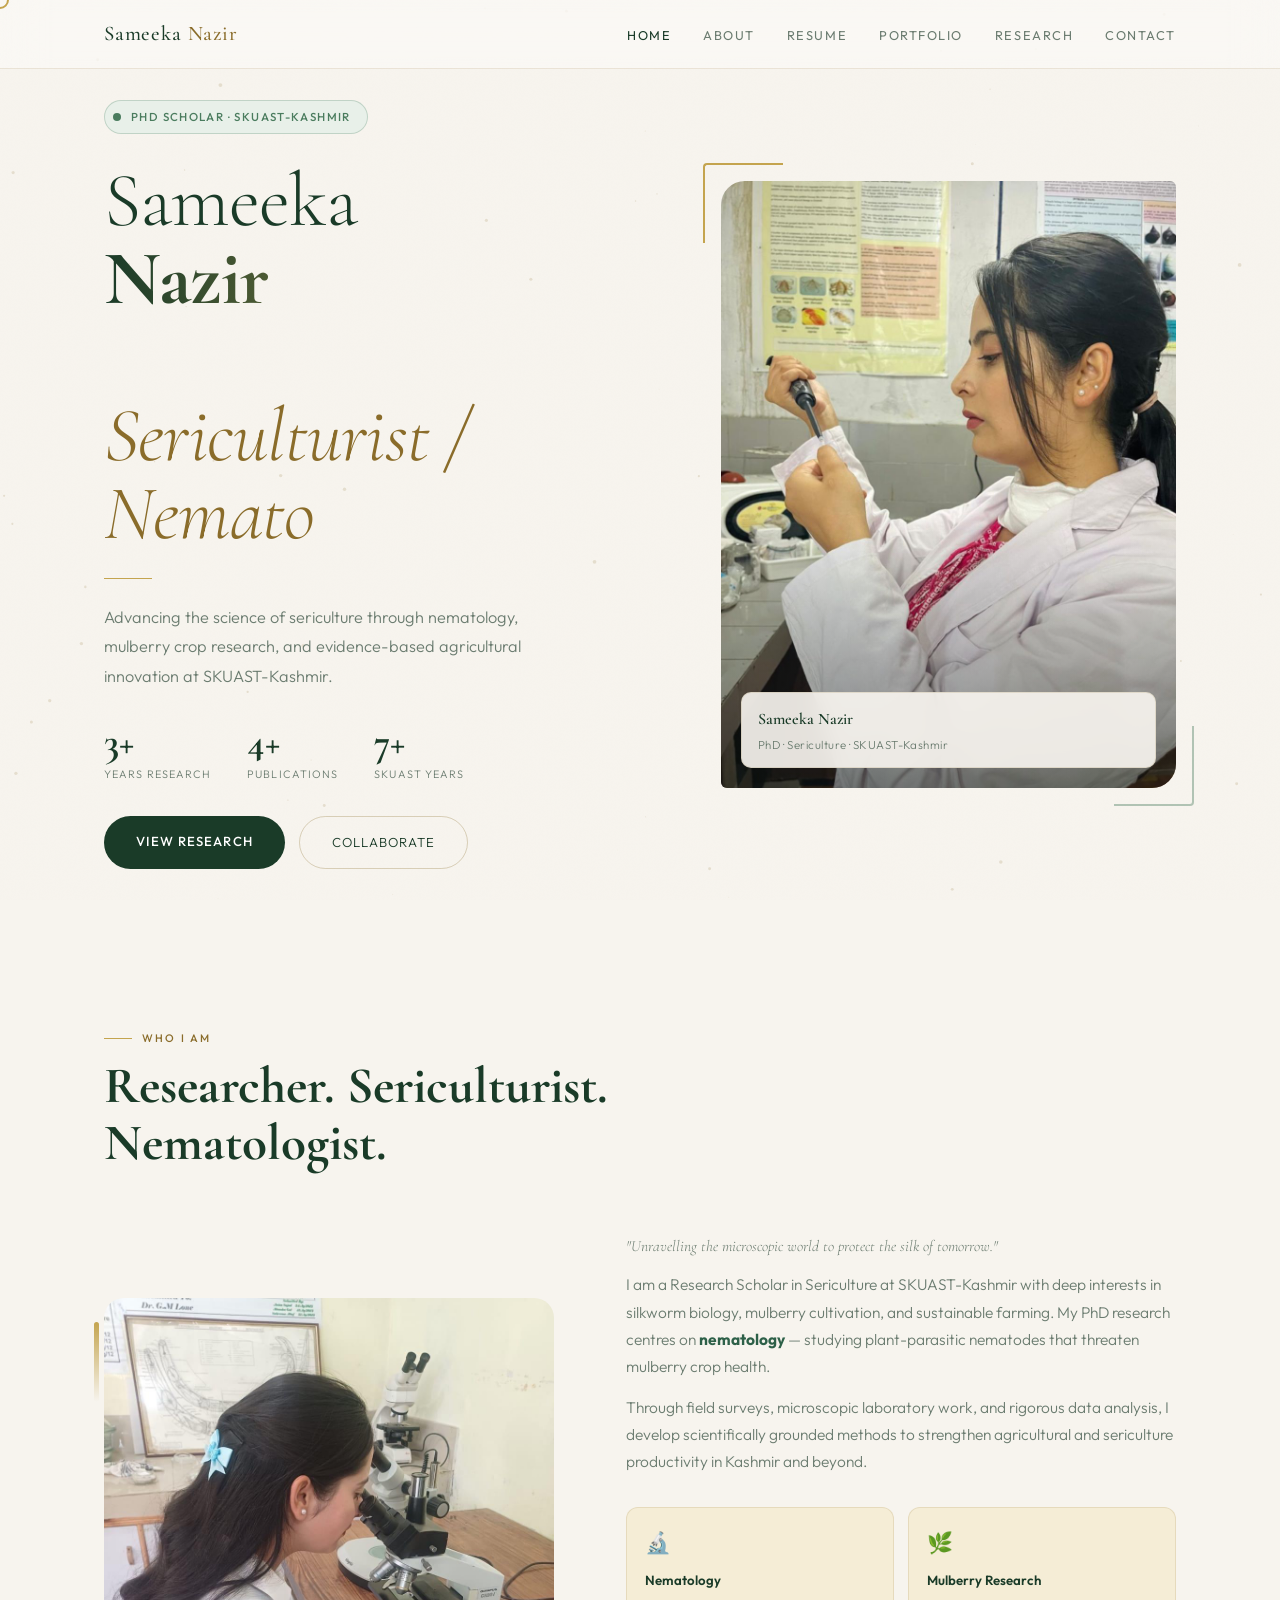
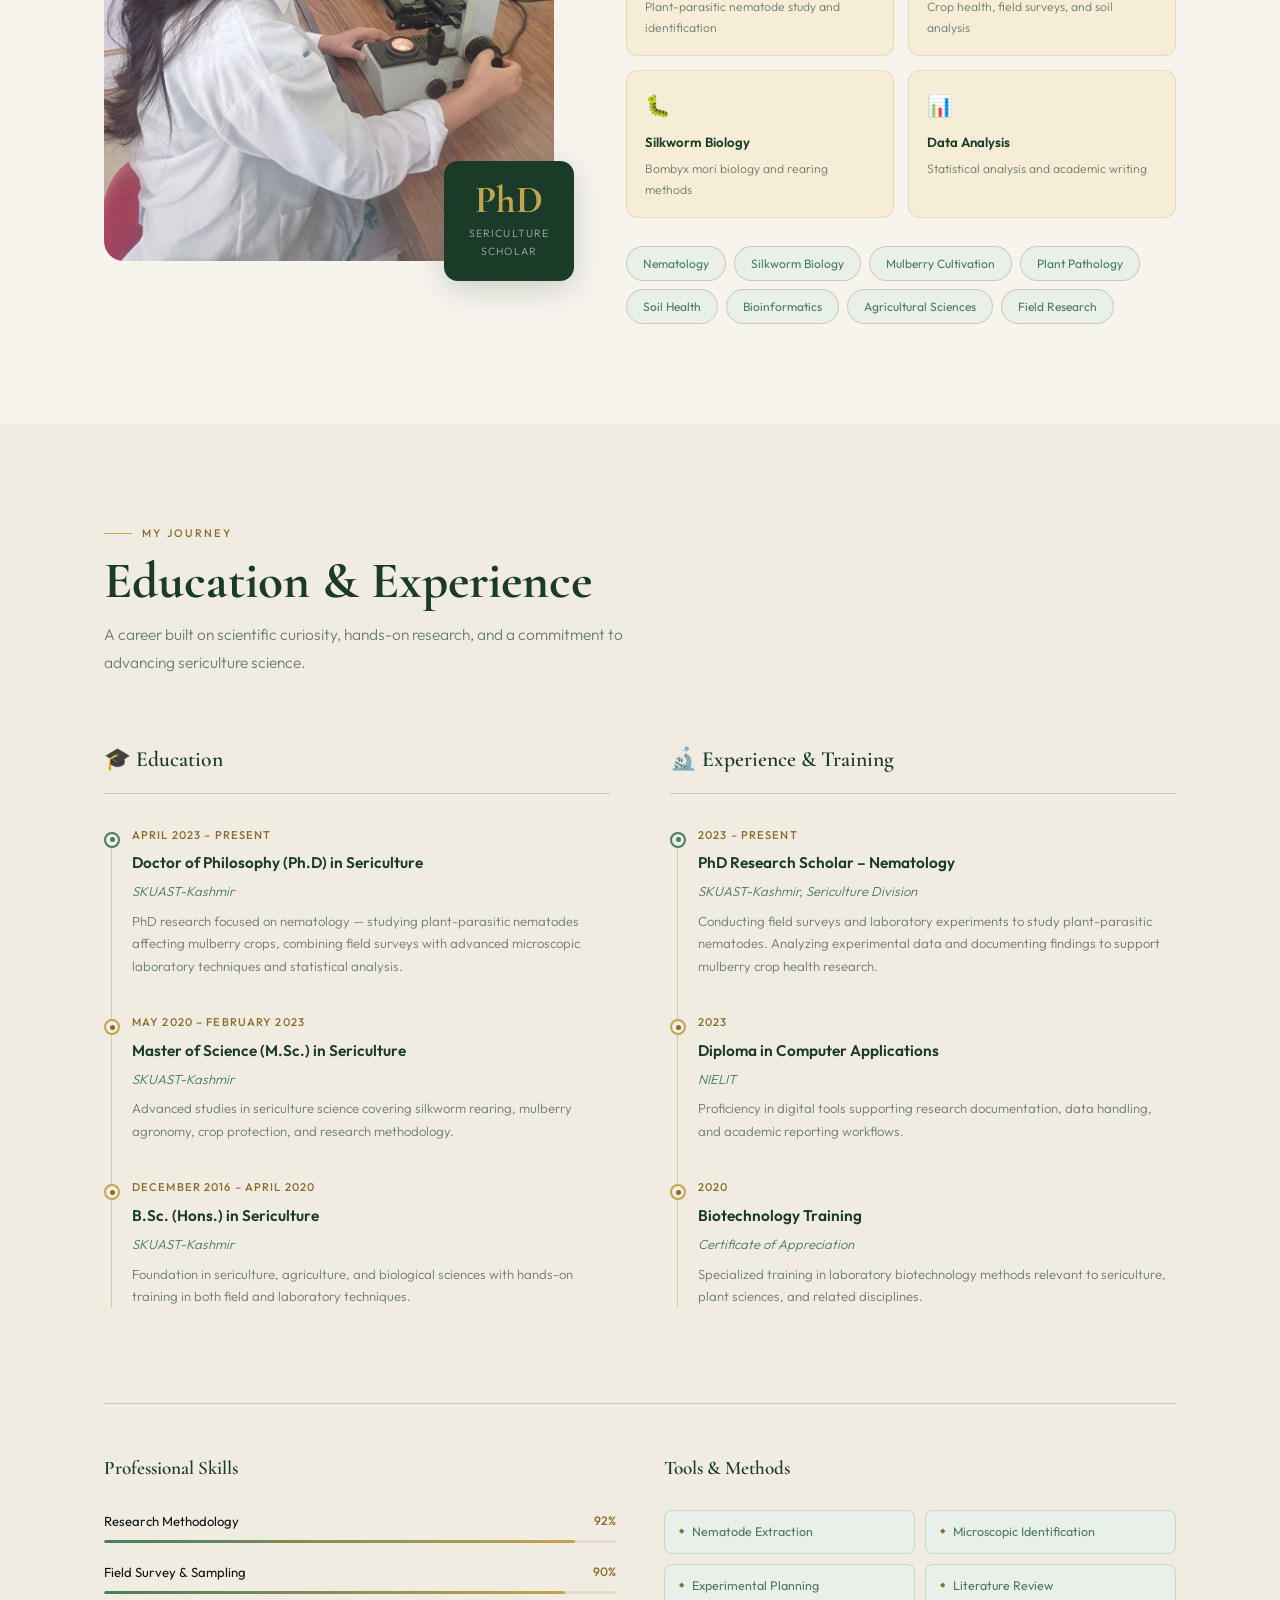
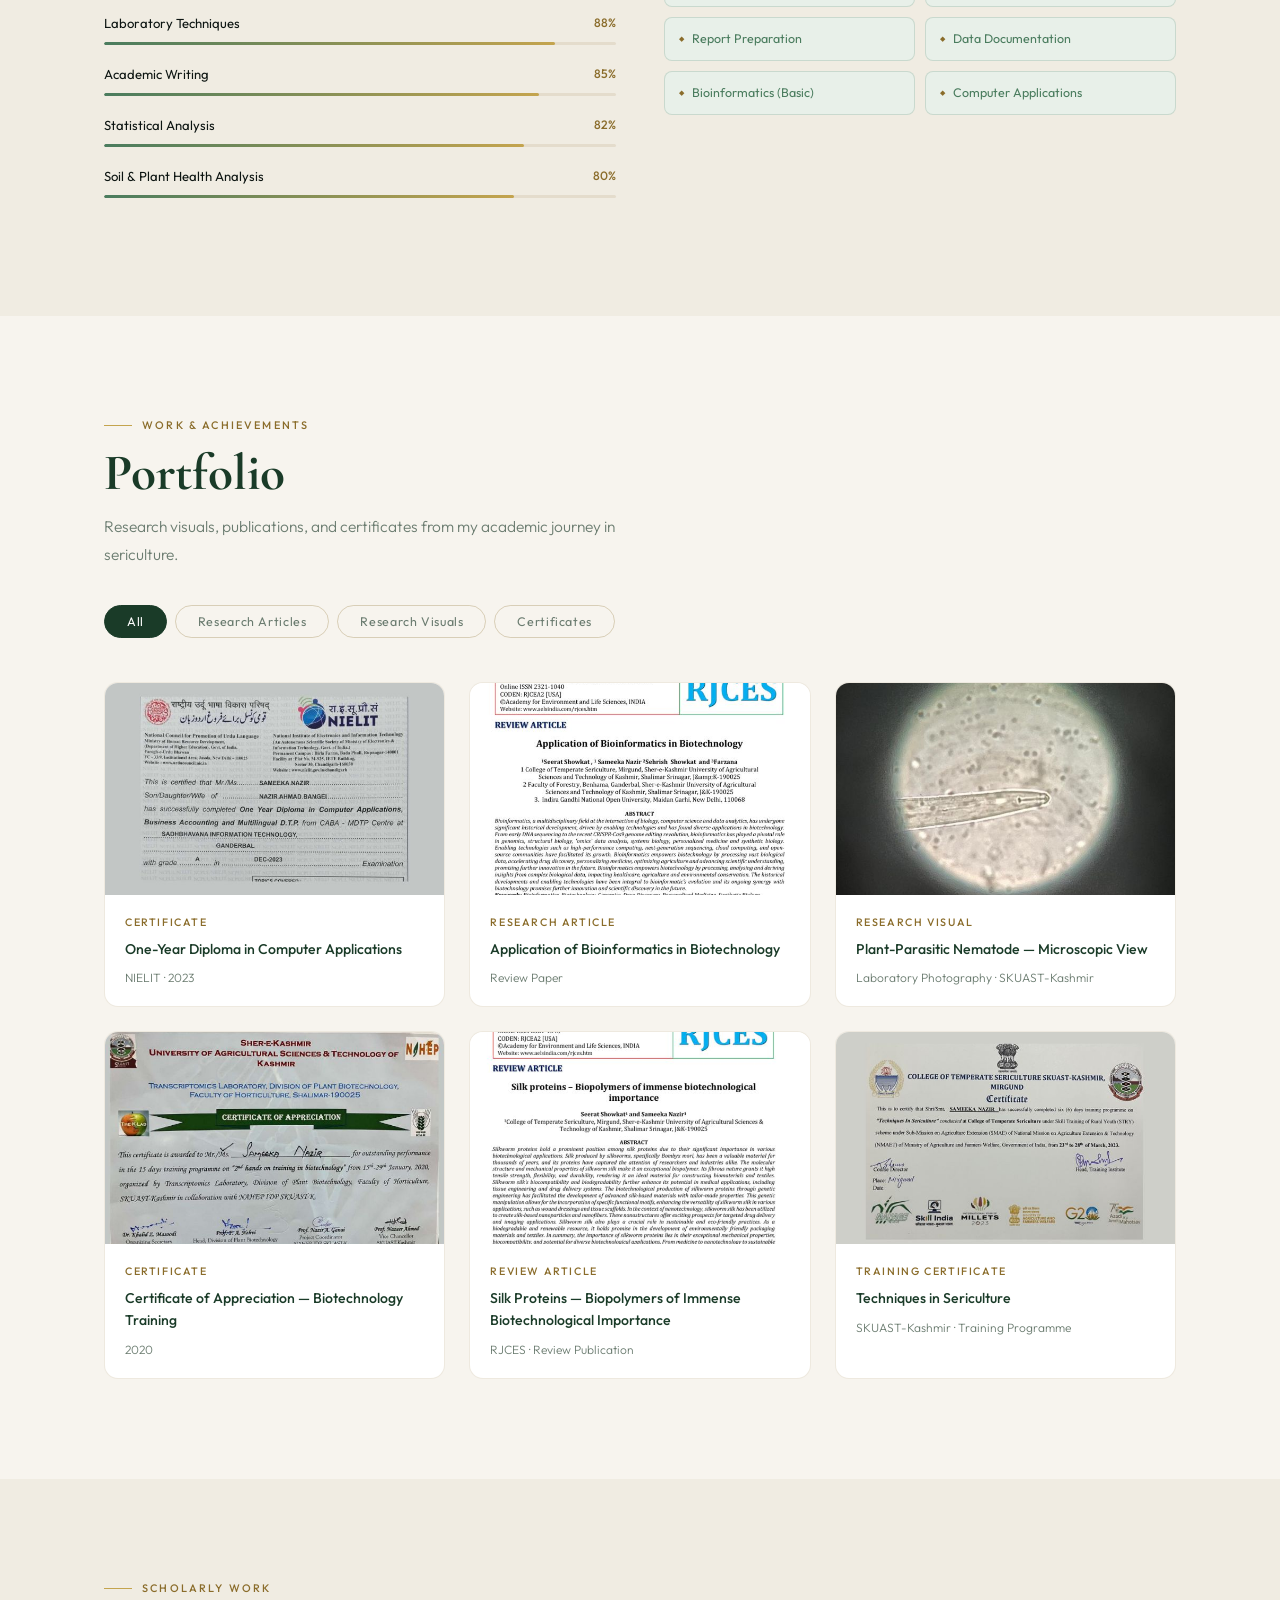
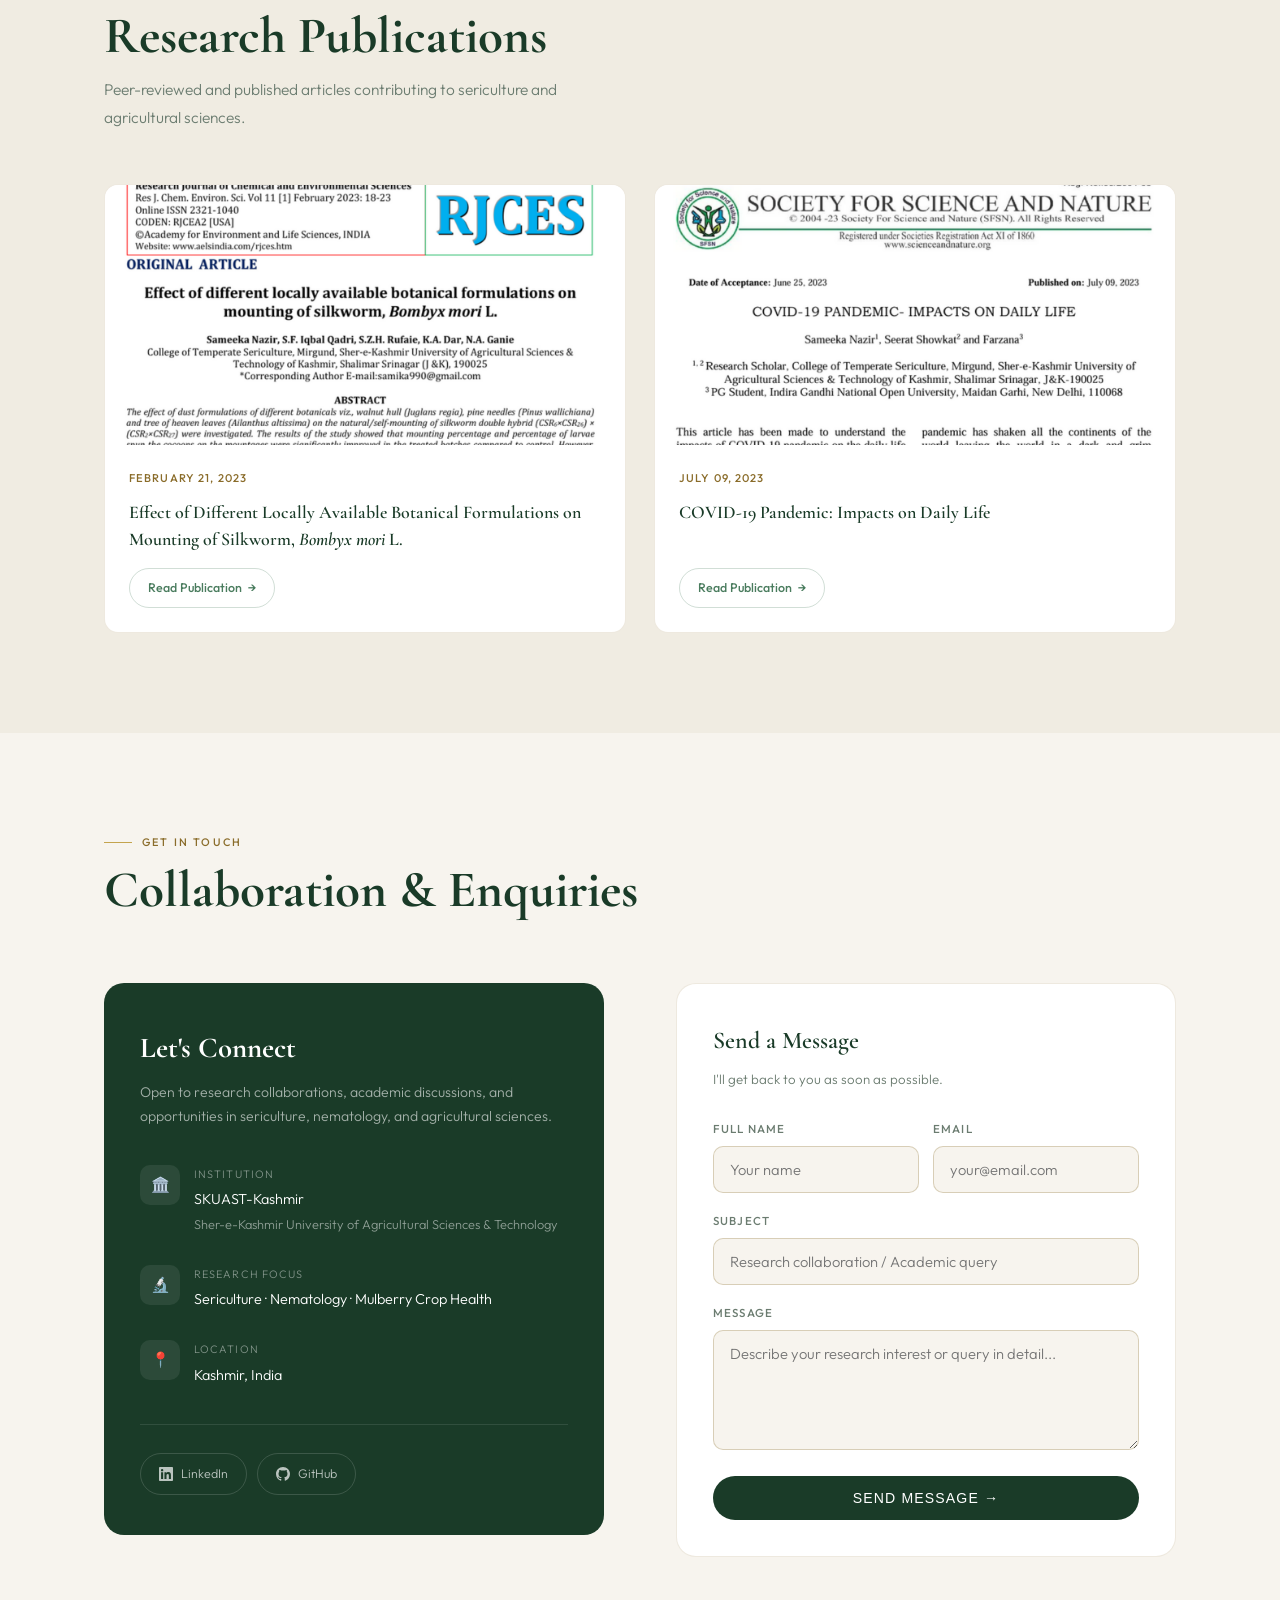
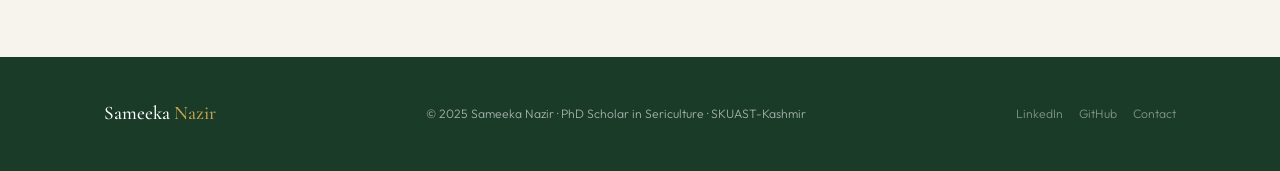
<file: index.html>
<!DOCTYPE html>
<html lang="en">
<head>
<!-- Basic SEO -->
<meta charset="UTF-8" />
<meta name="viewport" content="width=device-width, initial-scale=1.0" />

<title>Sameeka Nazir | PhD Scholar in Sericulture at SKUAST-Kashmir</title>

<meta name="description" content="Sameeka Nazir is a PhD Research Scholar in Sericulture at SKUAST-Kashmir, specializing in nematology, silkworm biology, mulberry cultivation, sustainable agriculture, and sericulture research in Kashmir." />

<meta name="keywords" content="Sameeka Nazir, PhD Scholar, Sericulture, SKUAST Kashmir, Nematology, Silkworm Biology, Mulberry Cultivation, Sustainable Agriculture, Agricultural Research, Kashmir, Sericulture Researcher, Silk Research" />

<meta name="author" content="Sameeka Nazir" />
<meta name="robots" content="index, follow, max-image-preview:large" />
<meta name="language" content="English" />

<!-- Canonical URL -->
<link rel="canonical" href="https://samikanazir.vercel.app/" />

<!-- Open Graph / Facebook -->
<meta property="og:type" content="website" />
<meta property="og:site_name" content="Sameeka Nazir Portfolio" />

<meta property="og:title" content="Sameeka Nazir | PhD Scholar in Sericulture at SKUAST-Kashmir" />

<meta property="og:description" content="Explore the academic portfolio of Sameeka Nazir, a PhD Scholar specializing in sericulture, nematology, mulberry cultivation, and sustainable agricultural research at SKUAST-Kashmir." />

<meta property="og:url" content="https://samikanazir.vercel.app/" />

<meta property="og:image" content="https://samikanazir.vercel.app/images/intro-image.jpg" />

<meta property="og:image:alt" content="Sameeka Nazir - PhD Scholar in Sericulture at SKUAST-Kashmir" />

<meta property="og:locale" content="en_IN" />

<!-- Twitter SEO -->
<meta name="twitter:card" content="summary_large_image" />

<meta name="twitter:title" content="Sameeka Nazir | PhD Scholar in Sericulture" />

<meta name="twitter:description" content="Research Scholar at SKUAST-Kashmir specializing in nematology, silkworm biology, and sustainable sericulture." />

<meta name="twitter:image" content="https://samikanazir.vercel.app/images/intro-image.jpg" />

<!-- Theme Color -->
<meta name="theme-color" content="#0f172a" />

<!-- Favicon -->
<link rel="icon" type="image/svg+xml" href="images/favicon.svg">

<!-- SEO Structured Data -->
<script type="application/ld+json">
{
  "@context": "https://schema.org",
  "@type": "Person",
  "name": "Sameeka Nazir",
  "url": "https://samikanazir.vercel.app/",
  "image": "https://samikanazir.vercel.app/images/intro-image.jpg",
  "jobTitle": "PhD Research Scholar in Sericulture",
  "description": "Research Scholar specializing in sericulture, nematology, silkworm biology, mulberry cultivation, and sustainable agriculture.",
  
  "worksFor": {
    "@type": "CollegeOrUniversity",
    "name": "SKUAST-Kashmir"
  },

  "alumniOf": {
    "@type": "CollegeOrUniversity",
    "name": "SKUAST-Kashmir"
  },

  "knowsAbout": [
    "Sericulture",
    "Nematology",
    "Silkworm Biology",
    "Mulberry Cultivation",
    "Agricultural Research",
    "Sustainable Agriculture"
  ],

  "sameAs": [
    "https://github.com/samikanazir"
  ]
}
</script>
<link rel="preconnect" href="https://fonts.googleapis.com"/>
<link rel="preconnect" href="https://fonts.gstatic.com" crossorigin/>
<link href="https://fonts.googleapis.com/css2?family=Cormorant+Garamond:ital,wght@0,300;0,500;0,700;1,300;1,500&family=Outfit:wght@300;400;500;600&display=swap" rel="stylesheet"/>
<style>
:root{
  --ink:#0d1512;
  --bg:#f7f4ee;
  --bg2:#f0ece2;
  --card:#ffffff;
  --gold:#8a6c2a;
  --gold-light:#c4a44e;
  --gold-pale:#f5edd6;
  --green-deep:#1a3b28;
  --green-mid:#2d6048;
  --green-light:#e8f0e9;
  --silk:#4a7c5e;
  --muted:#6b7c70;
  --border:rgba(138,108,42,0.15);
  --border2:rgba(138,108,42,0.28);
  --radius:14px;
  --shadow:0 2px 24px rgba(26,59,40,0.08);
  --shadow-hover:0 8px 40px rgba(26,59,40,0.14);
}
*,*::before,*::after{box-sizing:border-box;margin:0;padding:0}
html{scroll-behavior:smooth;font-size:16px}
body{background:var(--bg);color:var(--ink);font-family:'Outfit',sans-serif;font-weight:300;line-height:1.75;overflow-x:hidden}
img{max-width:100%;display:block}
a{color:inherit;text-decoration:none}
::-webkit-scrollbar{width:5px}
::-webkit-scrollbar-track{background:var(--bg)}
::-webkit-scrollbar-thumb{background:var(--gold-light);border-radius:4px}

/* ── TEXTURE OVERLAY ── */
body::after{content:'';position:fixed;inset:0;pointer-events:none;z-index:0;
  background-image:url("data:image/svg+xml,%3Csvg xmlns='http://www.w3.org/2000/svg' width='300' height='300'%3E%3Cfilter id='n'%3E%3CfeTurbulence type='fractalNoise' baseFrequency='0.75' numOctaves='4' stitchTiles='stitch'/%3E%3C/filter%3E%3Crect width='300' height='300' filter='url(%23n)' opacity='0.03'/%3E%3C/svg%3E");
  opacity:.4}

/* ── NAV ── */
nav{position:fixed;top:0;left:0;right:0;z-index:1000;background:rgba(247,244,238,.92);backdrop-filter:blur(16px);-webkit-backdrop-filter:blur(16px);border-bottom:1px solid var(--border);transition:all .3s}
nav.scrolled{background:rgba(247,244,238,.97)}
.nav-inner{max-width:1200px;margin:0 auto;padding:0 5%;display:flex;align-items:center;justify-content:space-between;height:68px}
.nav-logo{font-family:'Cormorant Garamond',serif;font-size:1.3rem;font-weight:500;color:var(--green-deep);letter-spacing:.04em}
.nav-logo span{color:var(--gold)}
.nav-links{display:flex;gap:32px;list-style:none}
.nav-links a{font-size:.8rem;letter-spacing:.12em;text-transform:uppercase;color:var(--muted);transition:color .2s;font-weight:400}
.nav-links a:hover,.nav-links a.active{color:var(--green-deep)}
.nav-cta{padding:8px 22px;background:var(--green-deep);color:#fff;border-radius:100px;font-size:.78rem;letter-spacing:.1em;text-transform:uppercase;font-weight:500;transition:background .2s}
.nav-cta:hover{background:var(--green-mid)}
.hamburger{display:none;flex-direction:column;gap:5px;cursor:pointer;padding:4px}
.hamburger span{width:22px;height:1.5px;background:var(--green-deep);transition:all .3s;display:block}
.hamburger.open span:nth-child(1){transform:translateY(6.5px) rotate(45deg)}
.hamburger.open span:nth-child(2){opacity:0}
.hamburger.open span:nth-child(3){transform:translateY(-6.5px) rotate(-45deg)}
.mobile-menu{display:none;position:fixed;top:68px;left:0;right:0;background:rgba(247,244,238,.98);backdrop-filter:blur(16px);border-bottom:1px solid var(--border);z-index:999;padding:24px 5% 32px}
.mobile-menu.open{display:block}
.mobile-menu ul{list-style:none;display:flex;flex-direction:column;gap:20px}
.mobile-menu ul a{font-size:1.1rem;font-family:'Cormorant Garamond',serif;font-weight:500;color:var(--green-deep)}

/* ── HERO ── */
#home{min-height:100svh;display:grid;grid-template-columns:1.1fr .9fr;align-items:center;padding:100px 5% 60px;max-width:1200px;margin:0 auto;gap:60px;position:relative;z-index:1}
.hero-eyebrow{display:inline-flex;align-items:center;gap:10px;background:var(--green-light);border:1px solid rgba(74,124,94,.25);border-radius:100px;padding:6px 16px 6px 8px;margin-bottom:28px}
.hero-eyebrow-dot{width:8px;height:8px;border-radius:50%;background:var(--silk);flex-shrink:0}
.hero-eyebrow span{font-size:.72rem;letter-spacing:.12em;text-transform:uppercase;color:var(--silk);font-weight:500}
h1.hero-name{font-family:'Cormorant Garamond',serif;font-size:clamp(3.4rem,6vw,5.8rem);font-weight:300;line-height:1.02;color:var(--green-deep);letter-spacing:-.01em}
h1.hero-name strong{font-weight:700;display:block}
h1.hero-name em{font-style:italic;color:var(--gold);font-weight:300}
.hero-rule{width:48px;height:1px;background:var(--gold-light);margin:24px 0}
.hero-desc{font-size:1.02rem;color:var(--muted);max-width:460px;line-height:1.8}
.hero-stats{display:flex;gap:36px;margin:32px 0}
.h-stat-num{font-family:'Cormorant Garamond',serif;font-size:2.4rem;font-weight:700;color:var(--green-deep);line-height:1}
.h-stat-num span{font-size:1.4rem;font-weight:300;color:var(--gold)}
.h-stat-lbl{font-size:.68rem;letter-spacing:.1em;text-transform:uppercase;color:var(--muted);margin-top:4px}
.hero-btns{display:flex;gap:14px;flex-wrap:wrap;margin-top:8px}
.btn-dark{padding:14px 32px;background:var(--green-deep);color:#fff;border-radius:100px;font-size:.82rem;letter-spacing:.08em;text-transform:uppercase;font-weight:500;transition:all .2s;border:none;cursor:pointer;display:inline-block}
.btn-dark:hover{background:var(--green-mid);transform:translateY(-1px);box-shadow:0 6px 24px rgba(26,59,40,.2)}
.btn-ghost{padding:14px 32px;border:1.5px solid var(--border2);border-radius:100px;font-size:.82rem;letter-spacing:.08em;text-transform:uppercase;color:var(--green-deep);transition:all .2s;display:inline-block}
.btn-ghost:hover{border-color:var(--gold);color:var(--gold)}
.hero-img-col{position:relative;z-index:1}
.hero-img-wrap{position:relative;border-radius:24px 6px 24px 6px;overflow:hidden;aspect-ratio:3/4;background:var(--bg2)}
/* *** HERO PHOTO *** */
.hero-img-wrap img{width:100%;height:100%;object-fit:cover;display:block}
.hero-img-wrap::before{content:'';position:absolute;inset:0;background:linear-gradient(to bottom,transparent 55%,rgba(13,21,18,.55));z-index:1;pointer-events:none}
.hero-img-badge{position:absolute;bottom:20px;left:20px;right:20px;z-index:2;background:rgba(247,244,238,.92);backdrop-filter:blur(10px);border-radius:10px;padding:12px 16px;border:1px solid var(--border)}
.hero-img-badge-title{font-family:'Cormorant Garamond',serif;font-size:1rem;font-weight:600;color:var(--green-deep)}
.hero-img-badge-sub{font-size:.72rem;color:var(--muted);margin-top:2px;letter-spacing:.04em}
.hero-corner-tl{position:absolute;top:-18px;left:-18px;width:80px;height:80px;border-top:2px solid var(--gold-light);border-left:2px solid var(--gold-light);border-radius:4px 0 0 0;pointer-events:none}
.hero-corner-br{position:absolute;bottom:-18px;right:-18px;width:80px;height:80px;border-bottom:2px solid rgba(74,124,94,.4);border-right:2px solid rgba(74,124,94,.4);border-radius:0 0 4px 0;pointer-events:none}
.hero-scroll-hint{position:absolute;bottom:36px;left:50%;transform:translateX(-50%);display:flex;flex-direction:column;align-items:center;gap:8px;opacity:.5}
.scroll-line{width:1px;height:48px;background:linear-gradient(to bottom,var(--gold-light),transparent);animation:scrollLine 2s ease-in-out infinite}
.scroll-label{font-size:.62rem;letter-spacing:.2em;text-transform:uppercase;color:var(--muted)}
@keyframes scrollLine{0%,100%{opacity:.3;transform:scaleY(.7)}50%{opacity:1;transform:scaleY(1)}}

/* ── SECTION WRAP ── */
.section-wrap{max-width:1200px;margin:0 auto;padding:0 5%}
section{padding:100px 0;position:relative;z-index:1}
.section-tag{font-size:.68rem;letter-spacing:.2em;text-transform:uppercase;color:var(--gold);font-weight:500;margin-bottom:10px;display:flex;align-items:center;gap:10px}
.section-tag::before{content:'';width:28px;height:1px;background:var(--gold-light)}
h2.section-title{font-family:'Cormorant Garamond',serif;font-size:clamp(2rem,4.5vw,3.2rem);font-weight:700;line-height:1.1;color:var(--green-deep)}
.section-sub{color:var(--muted);font-size:.97rem;max-width:520px;margin-top:12px;line-height:1.8}

/* ── ABOUT ── */
#about{background:var(--bg)}
.about-grid{display:grid;grid-template-columns:.9fr 1.1fr;gap:72px;align-items:center;margin-top:64px}
.about-img-col{position:relative}
.about-img-frame{border-radius:20px;overflow:hidden;aspect-ratio:4/5;background:var(--bg2);position:relative}
/* *** ABOUT PHOTO *** */
.about-img-frame img{width:100%;height:100%;object-fit:cover}
.about-stat-card{position:absolute;bottom:-20px;right:-20px;background:var(--green-deep);color:#fff;border-radius:14px;padding:20px 24px;text-align:center;min-width:130px;box-shadow:0 8px 32px rgba(26,59,40,.2)}
.about-stat-card .asc-num{font-family:'Cormorant Garamond',serif;font-size:2.4rem;font-weight:700;line-height:1;color:var(--gold-light)}
.about-stat-card .asc-lbl{font-size:.66rem;letter-spacing:.1em;text-transform:uppercase;color:rgba(255,255,255,.6);margin-top:4px}
.about-accent-bar{position:absolute;top:24px;left:-10px;width:5px;height:80px;background:linear-gradient(to bottom,var(--gold-light),rgba(196,164,78,0));border-radius:4px}
.about-quote{font-family:'Cormorant Garamond',serif;font-size:1.55rem;font-style:italic;color:var(--green-mid);margin-bottom:20px;line-height:1.45;font-weight:300}
.about-body p{color:var(--muted);margin-bottom:14px;font-size:.97rem}
.about-tags{display:flex;flex-wrap:wrap;gap:8px;margin-top:28px}
.tag{padding:6px 16px;border:1px solid var(--border2);border-radius:100px;font-size:.75rem;color:var(--silk);background:var(--green-light);font-weight:400}
.about-highlights{display:grid;grid-template-columns:1fr 1fr;gap:14px;margin-top:32px}
.ah-card{background:var(--gold-pale);border:1px solid rgba(138,108,42,.15);border-radius:12px;padding:16px 18px}
.ah-card-icon{font-size:1.3rem;margin-bottom:8px}
.ah-card-title{font-size:.83rem;font-weight:600;color:var(--green-deep);margin-bottom:4px}
.ah-card-desc{font-size:.76rem;color:var(--muted)}

/* ── RESUME ── */
#resume{background:var(--bg2)}
.resume-layout{margin-top:64px;display:grid;grid-template-columns:1fr 1fr;gap:60px}
.resume-col-title{font-family:'Cormorant Garamond',serif;font-size:1.35rem;font-weight:600;color:var(--green-deep);margin-bottom:32px;padding-bottom:14px;border-bottom:1px solid var(--border2);display:flex;align-items:center;gap:10px}
.timeline{position:relative;padding-left:28px}
.timeline::before{content:'';position:absolute;left:7px;top:8px;bottom:0;width:1px;background:var(--border2)}
.tl-item{position:relative;margin-bottom:36px}
.tl-dot{position:absolute;left:-28px;top:6px;width:16px;height:16px;border-radius:50%;background:var(--bg2);border:2px solid var(--gold-light);display:flex;align-items:center;justify-content:center}
.tl-dot::after{content:'';width:5px;height:5px;background:var(--gold);border-radius:50%}
.tl-item:first-child .tl-dot{border-color:var(--silk);background:var(--green-light)}
.tl-item:first-child .tl-dot::after{background:var(--silk)}
.tl-date{font-size:.7rem;letter-spacing:.1em;text-transform:uppercase;color:var(--gold);font-weight:500;margin-bottom:5px}
.tl-title{font-size:.96rem;font-weight:600;color:var(--green-deep);margin-bottom:3px}
.tl-org{font-size:.82rem;color:var(--silk);margin-bottom:7px;font-style:italic}
.tl-desc{font-size:.82rem;color:var(--muted);line-height:1.7}
.skills-wrap{margin-top:60px}
.skills-grid{display:grid;grid-template-columns:1fr 1fr;gap:48px;margin-top:40px}
.skill-group-title{font-family:'Cormorant Garamond',serif;font-size:1.2rem;font-weight:600;color:var(--green-deep);margin-bottom:24px}
.skill-item{margin-bottom:18px}
.skill-hd{display:flex;justify-content:space-between;margin-bottom:7px}
.skill-name{font-size:.82rem;color:var(--ink);font-weight:400}
.skill-pct{font-size:.76rem;color:var(--gold);font-weight:500}
.skill-track{height:3px;background:rgba(138,108,42,.12);border-radius:4px;overflow:hidden}
.skill-fill{height:100%;border-radius:4px;background:linear-gradient(90deg,var(--silk),var(--gold-light));width:0;transition:width 1.3s cubic-bezier(.22,1,.36,1)}
.tools-list{display:grid;grid-template-columns:1fr 1fr;gap:10px}
.tool-pill{background:var(--green-light);border:1px solid rgba(74,124,94,.2);border-radius:8px;padding:10px 14px;font-size:.78rem;color:var(--silk);display:flex;align-items:center;gap:8px;font-weight:400}
.tool-pill::before{content:'◆';font-size:.45rem;color:var(--gold);flex-shrink:0}

/* ── PORTFOLIO ── */
#portfolio{background:var(--bg)}
.pf-filter{display:flex;gap:8px;flex-wrap:wrap;margin:36px 0 44px}
.pf-btn{padding:8px 22px;border-radius:100px;border:1px solid var(--border2);background:transparent;color:var(--muted);font-size:.78rem;cursor:pointer;font-family:'Outfit',sans-serif;transition:all .2s;letter-spacing:.05em}
.pf-btn:hover,.pf-btn.active{background:var(--green-deep);color:#fff;border-color:var(--green-deep)}
.pf-grid{display:grid;grid-template-columns:repeat(3,1fr);gap:24px}
.pf-card{background:var(--card);border:1px solid var(--border);border-radius:var(--radius);overflow:hidden;transition:all .3s;cursor:pointer}
.pf-card:hover{transform:translateY(-5px);box-shadow:var(--shadow-hover);border-color:var(--border2)}
.pf-thumb{aspect-ratio:16/10;overflow:hidden;position:relative;background:linear-gradient(135deg,var(--bg2),var(--green-light))}
/* *** PORTFOLIO IMAGES *** */
.pf-thumb img{width:100%;height:100%;object-fit:cover;transition:transform .5s ease;display:block}
.pf-card:hover .pf-thumb img{transform:scale(1.06)}
.pf-overlay{position:absolute;inset:0;background:rgba(26,59,40,.65);display:flex;align-items:center;justify-content:center;opacity:0;transition:opacity .3s}
.pf-card:hover .pf-overlay{opacity:1}
.pf-overlay-btn{padding:9px 22px;background:var(--gold-light);color:var(--ink);border-radius:100px;font-size:.78rem;font-weight:500}
.pf-info{padding:18px 20px}
.pf-cat{font-size:.67rem;letter-spacing:.15em;text-transform:uppercase;color:var(--gold);margin-bottom:7px;font-weight:500}
.pf-title{font-size:.88rem;font-weight:500;color:var(--green-deep);line-height:1.55}
.pf-meta{font-size:.75rem;color:var(--muted);margin-top:7px}

/* ── PUBLICATIONS ── */
#publications{background:var(--bg2)}
.pub-grid{display:grid;grid-template-columns:1fr 1fr;gap:28px;margin-top:52px}
.pub-card{background:var(--card);border:1px solid var(--border);border-radius:var(--radius);overflow:hidden;transition:all .3s;display:flex;flex-direction:column}
.pub-card:hover{transform:translateY(-4px);box-shadow:var(--shadow-hover)}
.pub-img{aspect-ratio:16/8;overflow:hidden;background:linear-gradient(135deg,var(--bg2),var(--green-light))}
/* *** PUBLICATION IMAGES *** */
.pub-img img{width:100%;height:100%;object-fit:cover}
.pub-body{padding:24px;flex:1;display:flex;flex-direction:column}
.pub-date{font-size:.7rem;letter-spacing:.1em;text-transform:uppercase;color:var(--gold);font-weight:500;margin-bottom:10px}
.pub-title{font-family:'Cormorant Garamond',serif;font-size:1.12rem;font-weight:600;color:var(--green-deep);line-height:1.5;margin-bottom:16px;flex:1}
.pub-link{display:inline-flex;align-items:center;gap:6px;font-size:.78rem;color:var(--silk);font-weight:500;transition:color .2s;padding:8px 18px;border:1px solid rgba(74,124,94,.25);border-radius:100px;align-self:flex-start}
.pub-link:hover{color:var(--gold);border-color:rgba(138,108,42,.3)}
.pub-link::after{content:'→'}

/* ── CONTACT ── */
#contact{background:var(--bg)}
.contact-grid{display:grid;grid-template-columns:1fr 1fr;gap:72px;margin-top:64px;align-items:start}
.contact-info-block{background:var(--green-deep);border-radius:20px;padding:40px 36px;color:#fff}
.contact-info-title{font-family:'Cormorant Garamond',serif;font-size:1.8rem;font-weight:700;margin-bottom:8px;color:#fff}
.contact-info-sub{font-size:.88rem;color:rgba(255,255,255,.6);margin-bottom:36px;line-height:1.7}
.ci-item{display:flex;align-items:flex-start;gap:14px;margin-bottom:28px}
.ci-icon{width:40px;height:40px;flex-shrink:0;background:rgba(255,255,255,.08);border-radius:10px;display:flex;align-items:center;justify-content:center;font-size:.95rem}
.ci-label{font-size:.68rem;letter-spacing:.1em;text-transform:uppercase;color:rgba(255,255,255,.45);margin-bottom:3px}
.ci-value{font-size:.9rem;color:#fff}
.ci-value a{color:var(--gold-light);transition:color .2s}
.ci-value a:hover{color:#fff}
.contact-social-row{display:flex;gap:10px;margin-top:36px;padding-top:28px;border-top:1px solid rgba(255,255,255,.1)}
.soc-btn{display:flex;align-items:center;gap:8px;padding:9px 18px;border:1px solid rgba(255,255,255,.15);border-radius:100px;font-size:.78rem;color:rgba(255,255,255,.7);transition:all .2s}
.soc-btn:hover{background:rgba(255,255,255,.08);color:#fff;border-color:rgba(255,255,255,.3)}

/* FORM */
.contact-form-wrap{background:var(--card);border:1px solid var(--border);border-radius:20px;padding:36px}
.form-title{font-family:'Cormorant Garamond',serif;font-size:1.5rem;font-weight:600;color:var(--green-deep);margin-bottom:6px}
.form-sub{font-size:.83rem;color:var(--muted);margin-bottom:28px}
.form-group{margin-bottom:18px}
.form-group label{display:block;font-size:.72rem;letter-spacing:.1em;text-transform:uppercase;color:var(--muted);margin-bottom:7px;font-weight:500}
.form-group input,.form-group textarea{width:100%;background:var(--bg);border:1px solid var(--border2);border-radius:10px;padding:13px 16px;color:var(--ink);font-family:'Outfit',sans-serif;font-size:.92rem;outline:none;transition:border-color .2s;font-weight:300}
.form-group input:focus,.form-group textarea:focus{border-color:var(--silk)}
.form-group textarea{resize:vertical;min-height:120px}
.form-row{display:grid;grid-template-columns:1fr 1fr;gap:14px}
#formMsg{margin-top:12px;font-size:.82rem;color:var(--silk);display:none}

/* ── FOOTER ── */
footer{background:var(--green-deep);color:rgba(255,255,255,.6);padding:40px 0;position:relative;z-index:1}
.footer-inner{max-width:1200px;margin:0 auto;padding:0 5%;display:flex;align-items:center;justify-content:space-between;flex-wrap:wrap;gap:20px}
.footer-logo{font-family:'Cormorant Garamond',serif;font-size:1.2rem;color:#fff;font-weight:500}
.footer-logo span{color:var(--gold-light)}
.footer-copy{font-size:.76rem}
.footer-links{display:flex;gap:16px}
.footer-links a{font-size:.76rem;color:rgba(255,255,255,.45);transition:color .2s}
.footer-links a:hover{color:var(--gold-light)}

/* ── SCROLL REVEAL ── */
.reveal{opacity:0;transform:translateY(28px);transition:opacity .65s ease,transform .65s ease}
.reveal.visible{opacity:1;transform:none}
.reveal-delay-1{transition-delay:.1s}
.reveal-delay-2{transition-delay:.2s}
.reveal-delay-3{transition-delay:.3s}

/* ── HERO ANIM ── */
.fade-up{animation:fadeUp .8s ease both}
@keyframes fadeUp{from{opacity:0;transform:translateY(24px)}to{opacity:1;transform:none}}
.delay-1{animation-delay:.12s}
.delay-2{animation-delay:.22s}
.delay-3{animation-delay:.32s}
.delay-4{animation-delay:.42s}
.delay-5{animation-delay:.52s}

/* ─────────────────────────────
   RESPONSIVE BREAKPOINTS
───────────────────────────── */
@media(max-width:1024px){
  .pf-grid{grid-template-columns:repeat(2,1fr)}
  .about-grid{grid-template-columns:1fr;gap:48px}
  .about-img-col{max-width:420px;margin:0 auto}
  .resume-layout{grid-template-columns:1fr;gap:48px}
  .contact-grid{grid-template-columns:1fr;gap:40px}
}

@media(max-width:860px){
  #home{grid-template-columns:1fr;text-align:center;padding:90px 5% 60px;gap:48px}
  .hero-eyebrow,.hero-rule,.hero-btns,.hero-stats{justify-content:center}
  .hero-desc{margin:0 auto}
  .hero-img-col{max-width:380px;margin:0 auto;width:100%}
  .hero-scroll-hint{display:none}
  h1.hero-name{font-size:clamp(3rem,10vw,4rem)}
  .pub-grid{grid-template-columns:1fr}
  .skills-grid{grid-template-columns:1fr;gap:36px}
  .nav-links,.nav-cta{display:none}
  .hamburger{display:flex}
}

@media(max-width:600px){
  section{padding:72px 0}
  .pf-grid{grid-template-columns:1fr}
  .about-highlights{grid-template-columns:1fr}
  .form-row{grid-template-columns:1fr}
  .hero-stats{gap:24px}
  .tools-list{grid-template-columns:1fr}
  .contact-info-block{padding:28px 22px}
  .contact-form-wrap{padding:24px 20px}
  .about-stat-card{right:-10px;bottom:-10px}
  .footer-inner{flex-direction:column;text-align:center}
  h2.section-title{font-size:1.9rem}
  .pf-filter{gap:6px}
  .pf-btn{padding:7px 16px;font-size:.74rem}
}

@media(max-width:380px){
  .hero-btns{flex-direction:column;align-items:center}
  .btn-dark,.btn-ghost{width:100%;text-align:center}
}
</style>
</head>
<body>

<!-- ════ NAV ════ -->
<nav id="navbar" role="navigation" aria-label="Main navigation">
  <div class="nav-inner">
    <a href="#home" class="nav-logo" aria-label="Sameeka Nazir home">Sameeka <span>Nazir</span></a>
    <ul class="nav-links" role="list">
      <li><a href="#home">Home</a></li>
      <li><a href="#about">About</a></li>
      <li><a href="#resume">Resume</a></li>
      <li><a href="#portfolio">Portfolio</a></li>
      <li><a href="#publications">Research</a></li>
      <li><a href="#contact">Contact</a></li>
    </ul>
    <a href="#contact" class="nav-cta" style="display:none" id="navCta">Hire Me</a>
    <button class="hamburger" id="hamburger" aria-label="Toggle menu" aria-expanded="false">
      <span></span><span></span><span></span>
    </button>
  </div>
</nav>
<div class="mobile-menu" id="mobileMenu" aria-hidden="true">
  <ul>
    <li><a href="#home">Home</a></li>
    <li><a href="#about">About</a></li>
    <li><a href="#resume">Resume</a></li>
    <li><a href="#portfolio">Portfolio</a></li>
    <li><a href="#publications">Research</a></li>
    <li><a href="#contact">Contact</a></li>
  </ul>
</div>

<!-- ════ HERO ════ -->
<section id="home" aria-label="Introduction">
  <div class="hero-text">
    <div class="hero-eyebrow fade-up">
      <div class="hero-eyebrow-dot"></div>
      <span>PhD Scholar · SKUAST-Kashmir</span>
    </div>
    <h1 class="hero-name fade-up delay-1">
      Sameeka<br>
      <strong>Nazir</strong><br>
      <em>Sericulturist</em>
    </h1>
    <div class="hero-rule fade-up delay-2"></div>
    <p class="hero-desc fade-up delay-2">
      Advancing the science of sericulture through nematology, mulberry crop research, and evidence-based agricultural innovation at SKUAST-Kashmir.
    </p>
    <div class="hero-stats fade-up delay-3">
      <div>
        <div class="h-stat-num">3<span>+</span></div>
        <div class="h-stat-lbl">Years Research</div>
      </div>
      <div>
        <div class="h-stat-num">4</div>
        <div class="h-stat-lbl">Publications</div>
      </div>
      <div>
        <div class="h-stat-num">7<span>+</span></div>
        <div class="h-stat-lbl">SKUAST Years</div>
      </div>
    </div>
    <div class="hero-btns fade-up delay-4">
      <a href="#portfolio" class="btn-dark">View Research</a>
      <a href="#contact" class="btn-ghost">Collaborate</a>
    </div>
  </div>

  <div class="hero-img-col fade-up delay-3">
    <div style="position:relative">
      <div class="hero-corner-tl"></div>
      <div class="hero-corner-br"></div>
      <div class="hero-img-wrap">
        <!-- *** REPLACE WITH YOUR PHOTO: images/intro-image.jpg *** -->
        <img
          src="images/intro-image.jpg"
          alt="Sameeka Nazir  PhD Scholar in Sericulture at SKUAST-Kashmir"
          width="460" height="613"
          loading="eager"
          onerror="this.style.display='none'"
        />
        <div class="hero-img-badge">
          <div class="hero-img-badge-title">Sameeka Nazir</div>
          <div class="hero-img-badge-sub">PhD · Sericulture · SKUAST-Kashmir</div>
        </div>
      </div>
    </div>
  </div>
</section>

<!-- ════ ABOUT ════ -->
<section id="about" aria-label="About Sameeka Nazir">
  <div class="section-wrap">
    <div class="section-tag">Who I Am</div>
    <h2 class="section-title">Researcher. Sericulturist.<br>Nematologist.</h2>

    <div class="about-grid">
      <div class="about-img-col reveal">
        <div class="about-accent-bar"></div>
        <div class="about-img-frame">
          <!-- *** ADD YOUR LAB/FIELD PHOTO: images/about-photo.jpg *** -->
          <img
            src="images/about-photo.jpg"
            alt="Sameeka Nazir conducting laboratory research at SKUAST-Kashmir"
            width="400" height="500" loading="lazy"
            onerror="this.style.display='none'"
          />
        </div>
        <div class="about-stat-card">
          <div class="asc-num">PhD</div>
          <div class="asc-lbl">Sericulture<br>Scholar</div>
        </div>
      </div>

      <div class="about-body reveal reveal-delay-1">
        <p class="about-quote">"Unravelling the microscopic world to protect the silk of tomorrow."</p>
        <p>I am a Research Scholar in Sericulture at SKUAST-Kashmir with deep interests in silkworm biology, mulberry cultivation, and sustainable farming. My PhD research centres on <strong style="color:var(--green-mid)">nematology</strong> — studying plant-parasitic nematodes that threaten mulberry crop health.</p>
        <p>Through field surveys, microscopic laboratory work, and rigorous data analysis, I develop scientifically grounded methods to strengthen agricultural and sericulture productivity in Kashmir and beyond.</p>

        <div class="about-highlights">
          <div class="ah-card">
            <div class="ah-card-icon">🔬</div>
            <div class="ah-card-title">Nematology</div>
            <div class="ah-card-desc">Plant-parasitic nematode study and identification</div>
          </div>
          <div class="ah-card">
            <div class="ah-card-icon">🌿</div>
            <div class="ah-card-title">Mulberry Research</div>
            <div class="ah-card-desc">Crop health, field surveys, and soil analysis</div>
          </div>
          <div class="ah-card">
            <div class="ah-card-icon">🐛</div>
            <div class="ah-card-title">Silkworm Biology</div>
            <div class="ah-card-desc">Bombyx mori biology and rearing methods</div>
          </div>
          <div class="ah-card">
            <div class="ah-card-icon">📊</div>
            <div class="ah-card-title">Data Analysis</div>
            <div class="ah-card-desc">Statistical analysis and academic writing</div>
          </div>
        </div>

        <div class="about-tags">
          <span class="tag">Nematology</span>
          <span class="tag">Silkworm Biology</span>
          <span class="tag">Mulberry Cultivation</span>
          <span class="tag">Plant Pathology</span>
          <span class="tag">Soil Health</span>
          <span class="tag">Bioinformatics</span>
          <span class="tag">Agricultural Sciences</span>
          <span class="tag">Field Research</span>
        </div>
      </div>
    </div>
  </div>
</section>

<!-- ════ RESUME ════ -->
<section id="resume" aria-label="Education and Experience">
  <div class="section-wrap">
    <div class="section-tag">My Journey</div>
    <h2 class="section-title">Education &amp; Experience</h2>
    <p class="section-sub">A career built on scientific curiosity, hands-on research, and a commitment to advancing sericulture science.</p>

    <div class="resume-layout">
      <div class="reveal">
        <div class="resume-col-title">🎓 Education</div>
        <div class="timeline">
          <article class="tl-item">
            <div class="tl-dot"></div>
            <div class="tl-date">April 2023 – Present</div>
            <div class="tl-title">Doctor of Philosophy (Ph.D) in Sericulture</div>
            <div class="tl-org">SKUAST-Kashmir</div>
            <p class="tl-desc">PhD research focused on nematology — studying plant-parasitic nematodes affecting mulberry crops, combining field surveys with advanced microscopic laboratory techniques and statistical analysis.</p>
          </article>
          <article class="tl-item">
            <div class="tl-dot"></div>
            <div class="tl-date">May 2020 – February 2023</div>
            <div class="tl-title">Master of Science (M.Sc.) in Sericulture</div>
            <div class="tl-org">SKUAST-Kashmir</div>
            <p class="tl-desc">Advanced studies in sericulture science covering silkworm rearing, mulberry agronomy, crop protection, and research methodology.</p>
          </article>
          <article class="tl-item">
            <div class="tl-dot"></div>
            <div class="tl-date">December 2016 – April 2020</div>
            <div class="tl-title">B.Sc. (Hons.) in Sericulture</div>
            <div class="tl-org">SKUAST-Kashmir</div>
            <p class="tl-desc">Foundation in sericulture, agriculture, and biological sciences with hands-on training in both field and laboratory techniques.</p>
          </article>
        </div>
      </div>

      <div class="reveal reveal-delay-1">
        <div class="resume-col-title">🔬 Experience &amp; Training</div>
        <div class="timeline">
          <article class="tl-item">
            <div class="tl-dot"></div>
            <div class="tl-date">2023 – Present</div>
            <div class="tl-title">PhD Research Scholar – Nematology</div>
            <div class="tl-org">SKUAST-Kashmir, Sericulture Division</div>
            <p class="tl-desc">Conducting field surveys and laboratory experiments to study plant-parasitic nematodes. Analyzing experimental data and documenting findings to support mulberry crop health research.</p>
          </article>
          <article class="tl-item">
            <div class="tl-dot"></div>
            <div class="tl-date">2023</div>
            <div class="tl-title">Diploma in Computer Applications</div>
            <div class="tl-org">NIELIT</div>
            <p class="tl-desc">Proficiency in digital tools supporting research documentation, data handling, and academic reporting workflows.</p>
          </article>
          <article class="tl-item">
            <div class="tl-dot"></div>
            <div class="tl-date">2020</div>
            <div class="tl-title">Biotechnology Training</div>
            <div class="tl-org">Certificate of Appreciation</div>
            <p class="tl-desc">Specialized training in laboratory biotechnology methods relevant to sericulture, plant sciences, and related disciplines.</p>
          </article>
        </div>
      </div>
    </div>

    <!-- Skills -->
    <div class="skills-wrap reveal">
      <div style="width:100%;height:1px;background:var(--border2);margin:0 0 48px"></div>
      <div class="skills-grid">
        <div>
          <div class="skill-group-title">Professional Skills</div>
          <div class="skill-item">
            <div class="skill-hd"><span class="skill-name">Research Methodology</span><span class="skill-pct">92%</span></div>
            <div class="skill-track"><div class="skill-fill" data-width="92"></div></div>
          </div>
          <div class="skill-item">
            <div class="skill-hd"><span class="skill-name">Field Survey &amp; Sampling</span><span class="skill-pct">90%</span></div>
            <div class="skill-track"><div class="skill-fill" data-width="90"></div></div>
          </div>
          <div class="skill-item">
            <div class="skill-hd"><span class="skill-name">Laboratory Techniques</span><span class="skill-pct">88%</span></div>
            <div class="skill-track"><div class="skill-fill" data-width="88"></div></div>
          </div>
          <div class="skill-item">
            <div class="skill-hd"><span class="skill-name">Academic Writing</span><span class="skill-pct">85%</span></div>
            <div class="skill-track"><div class="skill-fill" data-width="85"></div></div>
          </div>
          <div class="skill-item">
            <div class="skill-hd"><span class="skill-name">Statistical Analysis</span><span class="skill-pct">82%</span></div>
            <div class="skill-track"><div class="skill-fill" data-width="82"></div></div>
          </div>
          <div class="skill-item">
            <div class="skill-hd"><span class="skill-name">Soil &amp; Plant Health Analysis</span><span class="skill-pct">80%</span></div>
            <div class="skill-track"><div class="skill-fill" data-width="80"></div></div>
          </div>
        </div>
        <div>
          <div class="skill-group-title">Tools &amp; Methods</div>
          <div class="tools-list">
            <div class="tool-pill">Nematode Extraction</div>
            <div class="tool-pill">Microscopic Identification</div>
            <div class="tool-pill">Experimental Planning</div>
            <div class="tool-pill">Literature Review</div>
            <div class="tool-pill">Report Preparation</div>
            <div class="tool-pill">Data Documentation</div>
            <div class="tool-pill">Bioinformatics (Basic)</div>
            <div class="tool-pill">Computer Applications</div>
          </div>
        </div>
      </div>
    </div>
  </div>
</section>

<!-- ════ PORTFOLIO ════ -->
<section id="portfolio" aria-label="Research Portfolio">
  <div class="section-wrap">
    <div class="section-tag">Work &amp; Achievements</div>
    <h2 class="section-title">Portfolio</h2>
    <p class="section-sub">Research visuals, publications, and certificates from my academic journey in sericulture.</p>

    <div class="pf-filter" role="group" aria-label="Filter portfolio items">
      <button class="pf-btn active" data-filter="all">All</button>
      <button class="pf-btn" data-filter="research">Research Articles</button>
      <button class="pf-btn" data-filter="visual">Research Visuals</button>
      <button class="pf-btn" data-filter="cert">Certificates</button>
    </div>

    <div class="pf-grid" id="pfGrid">

      <article class="pf-card reveal" data-cat="cert">
        <div class="pf-thumb">
          <!-- *** ADD: images/portfolio1.jpg — NIELIT diploma *** -->
          <img src="images/portfolio1.jpg" alt="One-Year Diploma in Computer Applications certificate — NIELIT 2023" width="300" height="188" loading="lazy" onerror="this.style.display='none'"/>
          <div class="pf-overlay">
            <a href="certificates/diploma.pdf" target="_blank" rel="noopener" class="pf-overlay-btn">View PDF</a>
          </div>
        </div>
        <div class="pf-info">
          <div class="pf-cat">Certificate</div>
          <h3 class="pf-title">One-Year Diploma in Computer Applications</h3>
          <p class="pf-meta">NIELIT · 2023</p>
        </div>
      </article>

      <article class="pf-card reveal reveal-delay-1" data-cat="research">
        <div class="pf-thumb">
          <!-- *** ADD: images/portfolio7.jpg — bioinformatics article *** -->
          <img src="images/portfolio7.jpg" alt="Research article — Application of Bioinformatics in Biotechnology" width="300" height="188" loading="lazy" onerror="this.style.display='none'"/>
          <div class="pf-overlay">
            <a href="certificates/Article application of bioinformatics.pdf" target="_blank" rel="noopener" class="pf-overlay-btn">Read Article</a>
          </div>
        </div>
        <div class="pf-info">
          <div class="pf-cat">Research Article</div>
          <h3 class="pf-title">Application of Bioinformatics in Biotechnology</h3>
          <p class="pf-meta">Review Paper</p>
        </div>
      </article>

      <article class="pf-card reveal reveal-delay-2" data-cat="visual">
        <div class="pf-thumb">
          <!-- *** ADD: images/portfolio3.jpg — nematode microscope photo *** -->
          <img src="images/portfolio3.jpg" alt="Plant-parasitic nematode captured during microscopic examination at SKUAST-Kashmir laboratory" width="300" height="188" loading="lazy" onerror="this.style.display='none'"/>
          <div class="pf-overlay">
            <a href="images/portfolio3.jpg" target="_blank" rel="noopener" class="pf-overlay-btn">View Image</a>
          </div>
        </div>
        <div class="pf-info">
          <div class="pf-cat">Research Visual</div>
          <h3 class="pf-title">Plant-Parasitic Nematode — Microscopic View</h3>
          <p class="pf-meta">Laboratory Photography · SKUAST-Kashmir</p>
        </div>
      </article>

      <article class="pf-card reveal" data-cat="cert">
        <div class="pf-thumb">
          <!-- *** ADD: images/portfolio4.jpg — biotechnology certificate *** -->
          <img src="images/portfolio4.jpg" alt="Certificate of Appreciation — Biotechnology Training 2020" width="300" height="188" loading="lazy" onerror="this.style.display='none'"/>
          <div class="pf-overlay">
            <a href="certificates/appr.pdf" target="_blank" rel="noopener" class="pf-overlay-btn">View PDF</a>
          </div>
        </div>
        <div class="pf-info">
          <div class="pf-cat">Certificate</div>
          <h3 class="pf-title">Certificate of Appreciation — Biotechnology Training</h3>
          <p class="pf-meta">2020</p>
        </div>
      </article>

      <article class="pf-card reveal reveal-delay-1" data-cat="research">
        <div class="pf-thumb">
          <!-- *** ADD: images/portfolio8.jpg — silk proteins article *** -->
          <img src="images/portfolio8.jpg" alt="Review article — Silk Proteins as Biopolymers of Biotechnological Importance" width="300" height="188" loading="lazy" onerror="this.style.display='none'"/>
          <div class="pf-overlay">
            <a href="certificates/SILK PROTEINS REVIEW ARTICLE RJCES.pdf" target="_blank" rel="noopener" class="pf-overlay-btn">Read Article</a>
          </div>
        </div>
        <div class="pf-info">
          <div class="pf-cat">Review Article</div>
          <h3 class="pf-title">Silk Proteins — Biopolymers of Immense Biotechnological Importance</h3>
          <p class="pf-meta">RJCES · Review Publication</p>
        </div>
      </article>

      <article class="pf-card reveal reveal-delay-2" data-cat="cert">
        <div class="pf-thumb">
          <!-- *** ADD: images/portfolio6.jpg — sericulture training *** -->
          <img src="images/portfolio6.jpg" alt="Training Certificate in Techniques in Sericulture — SKUAST-Kashmir" width="300" height="188" loading="lazy" onerror="this.style.display='none'"/>
          <div class="pf-overlay">
            <a href="certificates/mir.pdf" target="_blank" rel="noopener" class="pf-overlay-btn">View PDF</a>
          </div>
        </div>
        <div class="pf-info">
          <div class="pf-cat">Training Certificate</div>
          <h3 class="pf-title">Techniques in Sericulture</h3>
          <p class="pf-meta">SKUAST-Kashmir · Training Programme</p>
        </div>
      </article>

    </div>
  </div>
</section>

<!-- ════ PUBLICATIONS ════ -->
<section id="publications" aria-label="Research Publications">
  <div class="section-wrap">
    <div class="section-tag">Scholarly Work</div>
    <h2 class="section-title">Research Publications</h2>
    <p class="section-sub">Peer-reviewed and published articles contributing to sericulture and agricultural sciences.</p>

    <div class="pub-grid">
      <article class="pub-card reveal">
        <div class="pub-img">
          <!-- *** ADD: images/blog1.png — silkworm/Bombyx mori image *** -->
          <img src="images/blog1.png" alt="Research publication on botanical formulations and Bombyx mori silkworm mounting behaviour" width="340" height="170" loading="lazy" onerror="this.style.display='none'"/>
        </div>
        <div class="pub-body">
          <div class="pub-date">February 21, 2023</div>
          <h3 class="pub-title">Effect of Different Locally Available Botanical Formulations on Mounting of Silkworm, <em>Bombyx mori</em> L.</h3>
          <a href="certificates/Research Publication 1 Published RJCES.pdf" target="_blank" rel="noopener noreferrer" class="pub-link">Read Publication</a>
        </div>
      </article>

      <article class="pub-card reveal reveal-delay-1">
        <div class="pub-img">
          <!-- *** ADD: images/blog2.png — COVID/pandemic image *** -->
          <img src="images/blog2.png" alt="Published article on COVID-19 pandemic impacts on daily life" width="340" height="170" loading="lazy" onerror="this.style.display='none'"/>
        </div>
        <div class="pub-body">
          <div class="pub-date">July 09, 2023</div>
          <h3 class="pub-title">COVID-19 Pandemic: Impacts on Daily Life</h3>
          <a href="certificates/COVID-19 ARTICLE 2023.pdf" target="_blank" rel="noopener noreferrer" class="pub-link">Read Publication</a>
        </div>
      </article>
    </div>
  </div>
</section>

<!-- ════ CONTACT ════ -->
<section id="contact" aria-label="Contact Sameeka Nazir">
  <div class="section-wrap">
    <div class="section-tag">Get In Touch</div>
    <h2 class="section-title">Collaboration &amp; Enquiries</h2>

    <div class="contact-grid">
      <div class="contact-info-block reveal">
        <div class="contact-info-title">Let's Connect</div>
        <p class="contact-info-sub">Open to research collaborations, academic discussions, and opportunities in sericulture, nematology, and agricultural sciences.</p>

        <div class="ci-item">
          <div class="ci-icon">🏛️</div>
          <div>
            <div class="ci-label">Institution</div>
            <div class="ci-value">SKUAST-Kashmir<br><span style="font-size:.8rem;color:rgba(255,255,255,.5)">Sher-e-Kashmir University of Agricultural Sciences &amp; Technology</span></div>
          </div>
        </div>
        <div class="ci-item">
          <div class="ci-icon">🔬</div>
          <div>
            <div class="ci-label">Research Focus</div>
            <div class="ci-value">Sericulture · Nematology · Mulberry Crop Health</div>
          </div>
        </div>
        <div class="ci-item">
          <div class="ci-icon">📍</div>
          <div>
            <div class="ci-label">Location</div>
            <div class="ci-value">Kashmir, India</div>
          </div>
        </div>

        <div class="contact-social-row">
          <a href="https://www.linkedin.com/in/samika-nazir01/" target="_blank" rel="noopener noreferrer" class="soc-btn">
            <svg width="14" height="14" viewBox="0 0 24 24" fill="currentColor"><path d="M20.447 20.452h-3.554v-5.569c0-1.328-.027-3.037-1.852-3.037-1.853 0-2.136 1.445-2.136 2.939v5.667H9.351V9h3.414v1.561h.046c.477-.9 1.637-1.85 3.37-1.85 3.601 0 4.267 2.37 4.267 5.455v6.286zM5.337 7.433a2.062 2.062 0 01-2.063-2.065 2.064 2.064 0 112.063 2.065zm1.782 13.019H3.555V9h3.564v11.452zM22.225 0H1.771C.792 0 0 .774 0 1.729v20.542C0 23.227.792 24 1.771 24h20.451C23.2 24 24 23.227 24 22.271V1.729C24 .774 23.2 0 22.222 0h.003z"/></svg>
            LinkedIn
          </a>
          <a href="https://github.com/Samikanazir" target="_blank" rel="noopener noreferrer" class="soc-btn">
            <svg width="14" height="14" viewBox="0 0 24 24" fill="currentColor"><path d="M12 0C5.374 0 0 5.373 0 12c0 5.302 3.438 9.8 8.207 11.387.599.111.793-.261.793-.577v-2.234c-3.338.726-4.033-1.416-4.033-1.416-.546-1.387-1.333-1.756-1.333-1.756-1.089-.745.083-.729.083-.729 1.205.084 1.839 1.237 1.839 1.237 1.07 1.834 2.807 1.304 3.492.997.107-.775.418-1.305.762-1.604-2.665-.305-5.467-1.334-5.467-5.931 0-1.311.469-2.381 1.236-3.221-.124-.303-.535-1.524.117-3.176 0 0 1.008-.322 3.301 1.23A11.509 11.509 0 0112 5.803c1.02.005 2.047.138 3.006.404 2.291-1.552 3.297-1.23 3.297-1.23.653 1.653.242 2.874.118 3.176.77.84 1.235 1.911 1.235 3.221 0 4.609-2.807 5.624-5.479 5.921.43.372.823 1.102.823 2.222v3.293c0 .319.192.694.801.576C20.566 21.797 24 17.3 24 12c0-6.627-5.373-12-12-12z"/></svg>
            GitHub
          </a>
        </div>
      </div>

      <div class="contact-form-wrap reveal reveal-delay-1">
        <div class="form-title">Send a Message</div>
        <p class="form-sub">I'll get back to you as soon as possible.</p>
        <form onsubmit="handleForm(event)" novalidate aria-label="Contact form">
          <div class="form-row">
            <div class="form-group">
              <label for="fname">Full Name</label>
              <input type="text" id="fname" name="name" placeholder="Your name" required autocomplete="name"/>
            </div>
            <div class="form-group">
              <label for="femail">Email</label>
              <input type="email" id="femail" name="email" placeholder="your@email.com" required autocomplete="email"/>
            </div>
          </div>
          <div class="form-group">
            <label for="fsubject">Subject</label>
            <input type="text" id="fsubject" name="subject" placeholder="Research collaboration / Academic query"/>
          </div>
          <div class="form-group">
            <label for="fmsg">Message</label>
            <textarea id="fmsg" name="message" placeholder="Describe your research interest or query in detail..." required></textarea>
          </div>
          <button type="submit" class="btn-dark" style="width:100%;text-align:center;font-size:.88rem">Send Message →</button>
          <p id="formMsg">✓ Message received! I'll respond shortly.</p>
        </form>
      </div>
    </div>
  </div>
</section>

<!-- ════ FOOTER ════ -->
<footer>
  <div class="footer-inner">
    <div class="footer-logo">Sameeka <span>Nazir</span></div>
    <p class="footer-copy">© 2025 Sameeka Nazir · PhD Scholar in Sericulture · SKUAST-Kashmir</p>
    <div class="footer-links">
      <a href="https://www.linkedin.com/in/samika-nazir01/" target="_blank" rel="noopener">LinkedIn</a>
      <a href="https://github.com/Samikanazir" target="_blank" rel="noopener">GitHub</a>
      <a href="#contact">Contact</a>
    </div>
  </div>
</footer>

<script>
/* ── NAV SCROLL ── */
const navbar=document.getElementById('navbar');
const navCta=document.getElementById('navCta');
window.addEventListener('scroll',()=>{
  navbar.classList.toggle('scrolled',window.scrollY>60);
  if(window.innerWidth>=860)navCta.style.display=window.scrollY>200?'inline-block':'none';
},{passive:true});

/* ── HAMBURGER ── */
const ham=document.getElementById('hamburger');
const mob=document.getElementById('mobileMenu');
ham.addEventListener('click',()=>{
  const open=ham.classList.toggle('open');
  mob.classList.toggle('open',open);
  ham.setAttribute('aria-expanded',open);
  mob.setAttribute('aria-hidden',!open);
});
mob.querySelectorAll('a').forEach(a=>a.addEventListener('click',()=>{
  ham.classList.remove('open');mob.classList.remove('open');
  ham.setAttribute('aria-expanded','false');mob.setAttribute('aria-hidden','true');
}));

/* ── SCROLL REVEAL ── */
const reveals=document.querySelectorAll('.reveal');
const ro=new IntersectionObserver(entries=>{
  entries.forEach(e=>{if(e.isIntersecting){e.target.classList.add('visible');ro.unobserve(e.target);}});
},{threshold:.1,rootMargin:'0px 0px -40px 0px'});
reveals.forEach(el=>ro.observe(el));

/* ── SKILL BARS ── */
const fills=document.querySelectorAll('.skill-fill');
const so=new IntersectionObserver(entries=>{
  entries.forEach(e=>{if(e.isIntersecting){e.target.style.width=e.target.dataset.width+'%';so.unobserve(e.target);}});
},{threshold:.3});
fills.forEach(el=>so.observe(el));

/* ── PORTFOLIO FILTER ── */
const pfBtns=document.querySelectorAll('.pf-btn');
const pfCards=document.querySelectorAll('.pf-card');
pfBtns.forEach(btn=>{
  btn.addEventListener('click',()=>{
    pfBtns.forEach(b=>b.classList.remove('active'));
    btn.classList.add('active');
    const f=btn.dataset.filter;
    pfCards.forEach(c=>{
      const show=f==='all'||c.dataset.cat===f;
      c.style.opacity=show?'1':'0';
      c.style.display=show?'block':'none';
    });
  });
});

/* ── ACTIVE NAV ── */
const secs=document.querySelectorAll('section[id]');
const navAs=document.querySelectorAll('.nav-links a');
window.addEventListener('scroll',()=>{
  let cur='';
  secs.forEach(s=>{if(window.scrollY>=s.offsetTop-130)cur=s.id;});
  navAs.forEach(a=>{
    a.classList.toggle('active',a.getAttribute('href')==='#'+cur);
  });
},{passive:true});

/* ── FORM ── */
function handleForm(e){
  e.preventDefault();
  const m=document.getElementById('formMsg');
  m.style.display='block';
  e.target.reset();
  setTimeout(()=>m.style.display='none',5000);
}
</script>
<!-- =========================================
     ADVANCED DESIGN FEATURES
     ADD THIS BEFORE </body>
========================================= -->

<!-- Progress Bar -->
<div id="progressBar"></div>

<!-- Custom Cursor -->
<div class="cursor"></div>

<!-- Background Particles -->
<canvas id="particles"></canvas>

<!-- AOS Animation Library -->
<link href="https://unpkg.com/aos@2.3.4/dist/aos.css" rel="stylesheet">
<script src="https://unpkg.com/aos@2.3.4/dist/aos.js"></script>

<style>

/* =========================================
   PROGRESS BAR
========================================= */
#progressBar{
  position:fixed;
  top:0;
  left:0;
  width:0%;
  height:4px;
  background:linear-gradient(to right,var(--gold-light),var(--silk));
  z-index:999999;
  transition:width .2s ease;
}

/* =========================================
   CUSTOM CURSOR
========================================= */
.cursor{
  width:18px;
  height:18px;
  border:2px solid var(--gold-light);
  border-radius:50%;
  position:fixed;
  top:0;
  left:0;
  pointer-events:none;
  transform:translate(-50%,-50%);
  z-index:999999;
  transition:
    transform .08s ease,
    background .2s ease,
    width .2s ease,
    height .2s ease;
}

.cursor.active{
  width:40px;
  height:40px;
  background:rgba(196,164,78,.15);
}

/* =========================================
   PARTICLES
========================================= */
#particles{
  position:fixed;
  inset:0;
  width:100%;
  height:100%;
  z-index:-1;
  opacity:.35;
}

/* =========================================
   FLOATING ANIMATION
========================================= */
.hero-img-wrap{
  animation:floatImage 5s ease-in-out infinite;
}

@keyframes floatImage{
  0%{
    transform:translateY(0px);
  }
  50%{
    transform:translateY(-12px);
  }
  100%{
    transform:translateY(0px);
  }
}

/* =========================================
   GLOW EFFECT
========================================= */
.hero-img-wrap::after{
  content:'';
  position:absolute;
  inset:-20px;
  background:
    radial-gradient(circle,
    rgba(196,164,78,.18),
    transparent 70%);
  z-index:-1;
  filter:blur(30px);
}

/* =========================================
   GLASSMORPHISM NAVBAR
========================================= */
nav{
  background:rgba(255,255,255,.35);
  backdrop-filter:blur(20px);
  -webkit-backdrop-filter:blur(20px);
}

/* =========================================
   CARD HOVER EFFECT
========================================= */
.pf-card,
.pub-card{
  transform-style:preserve-3d;
  transition:
    transform .25s ease,
    box-shadow .25s ease;
}

/* =========================================
   BUTTON GLOW
========================================= */
.btn-dark{
  position:relative;
  overflow:hidden;
}

.btn-dark::before{
  content:'';
  position:absolute;
  top:0;
  left:-100%;
  width:100%;
  height:100%;
  background:
    linear-gradient(
      120deg,
      transparent,
      rgba(255,255,255,.3),
      transparent
    );
  transition:left .6s ease;
}

.btn-dark:hover::before{
  left:100%;
}

/* =========================================
   IMAGE ZOOM
========================================= */
.hero-img-wrap img,
.about-img-frame img,
.pub-img img{
  transition:transform .6s ease;
}

.hero-img-wrap:hover img,
.about-img-frame:hover img,
.pub-card:hover img{
  transform:scale(1.05);
}

/* =========================================
   SECTION TITLE ANIMATION
========================================= */
.section-title{
  position:relative;
  display:inline-block;
}

.section-title::after{
  content:'';
  position:absolute;
  left:0;
  bottom:-10px;
  width:0%;
  height:2px;
  background:var(--gold-light);
  transition:width .6s ease;
}

section:hover .section-title::after{
  width:100%;
}

/* =========================================
   SCROLL DOWN INDICATOR
========================================= */
.scroll-indicator{
  position:absolute;
  bottom:30px;
  left:50%;
  transform:translateX(-50%);
  animation:bounce 2s infinite;
}

@keyframes bounce{
  0%,20%,50%,80%,100%{
    transform:translateX(-50%) translateY(0);
  }
  40%{
    transform:translateX(-50%) translateY(-10px);
  }
  60%{
    transform:translateX(-50%) translateY(-5px);
  }
}

/* =========================================
   TEXT GRADIENT
========================================= */
.hero-name strong{
  background:
    linear-gradient(
      90deg,
      var(--green-deep),
      var(--gold-light)
    );
  -webkit-background-clip:text;
  -webkit-text-fill-color:transparent;
}

/* =========================================
   CARD SHIMMER
========================================= */
.pf-card::before,
.pub-card::before{
  content:'';
  position:absolute;
  top:0;
  left:-100%;
  width:100%;
  height:100%;
  background:
    linear-gradient(
      120deg,
      transparent,
      rgba(255,255,255,.15),
      transparent
    );
  transition:left .7s ease;
  z-index:2;
}

.pf-card:hover::before,
.pub-card:hover::before{
  left:100%;
}

/* =========================================
   MOBILE FIX
========================================= */
@media(max-width:768px){

  .cursor{
    display:none;
  }

  .pf-card:hover,
  .pub-card:hover{
    transform:none !important;
  }

}

</style>

<script>

/* =========================================
   AOS INIT
========================================= */
AOS.init({
  duration:1200,
  once:true
});

/* =========================================
   PROGRESS BAR
========================================= */
const progressBar=document.getElementById('progressBar');

window.addEventListener('scroll',()=>{

  const totalHeight=
    document.body.scrollHeight-window.innerHeight;

  const progress=
    (window.pageYOffset/totalHeight)*100;

  progressBar.style.width=progress+'%';

});

/* =========================================
   CUSTOM CURSOR
========================================= */
const cursor=document.querySelector('.cursor');

window.addEventListener('mousemove',(e)=>{

  cursor.style.top=e.clientY+'px';
  cursor.style.left=e.clientX+'px';

});

document.querySelectorAll(
  'a,button,.pf-card,.pub-card,.btn-dark,.btn-ghost'
).forEach(el=>{

  el.addEventListener('mouseenter',()=>{
    cursor.classList.add('active');
  });

  el.addEventListener('mouseleave',()=>{
    cursor.classList.remove('active');
  });

});

/* =========================================
   PARTICLES BACKGROUND
========================================= */
const canvas=document.getElementById('particles');
const ctx=canvas.getContext('2d');

canvas.width=window.innerWidth;
canvas.height=window.innerHeight;

let particles=[];

for(let i=0;i<80;i++){

  particles.push({
    x:Math.random()*canvas.width,
    y:Math.random()*canvas.height,
    r:Math.random()*2,
    dx:(Math.random()-.5)*0.5,
    dy:(Math.random()-.5)*0.5
  });

}

function animateParticles(){

  ctx.clearRect(0,0,canvas.width,canvas.height);

  particles.forEach(p=>{

    ctx.beginPath();
    ctx.arc(p.x,p.y,p.r,0,Math.PI*2);

    ctx.fillStyle='rgba(138,108,42,.45)';
    ctx.fill();

    p.x+=p.dx;
    p.y+=p.dy;

    if(p.x<0||p.x>canvas.width){
      p.dx*=-1;
    }

    if(p.y<0||p.y>canvas.height){
      p.dy*=-1;
    }

  });

  requestAnimationFrame(animateParticles);

}

animateParticles();

window.addEventListener('resize',()=>{

  canvas.width=window.innerWidth;
  canvas.height=window.innerHeight;

});

/* =========================================
   3D CARD EFFECT
========================================= */
document.querySelectorAll('.pf-card,.pub-card')
.forEach(card=>{

  card.addEventListener('mousemove',(e)=>{

    const rect=card.getBoundingClientRect();

    const x=e.clientX-rect.left;
    const y=e.clientY-rect.top;

    const rotateY=((x/rect.width)-0.5)*12;
    const rotateX=((y/rect.height)-0.5)*-12;

    card.style.transform=
      `
      perspective(1000px)
      rotateX(${rotateX}deg)
      rotateY(${rotateY}deg)
      translateY(-8px)
      `;

  });

  card.addEventListener('mouseleave',()=>{

    card.style.transform=
      'perspective(1000px) rotateX(0) rotateY(0)';

  });

});

/* =========================================
   TYPING EFFECT
========================================= */

const typingElement=document.querySelector('.hero-name em');

const words=[
  "Sericulturist / Nematologist",
];

let wordIndex=0;
let charIndex=0;
let deleting=false;

function typeEffect(){

  const currentWord=words[wordIndex];

  if(!deleting){

    typingElement.textContent=
      currentWord.substring(0,charIndex++);

    if(charIndex>currentWord.length){

      deleting=true;

      setTimeout(typeEffect,1300);

      return;

    }

  }else{

    typingElement.textContent=
      currentWord.substring(0,charIndex--);

    if(charIndex===0){

      deleting=false;

      wordIndex=
        (wordIndex+1)%words.length;

    }

  }

  setTimeout(typeEffect,deleting?60:120);

}

typeEffect();

/* =========================================
   ANIMATED COUNTERS
========================================= */
const counters=document.querySelectorAll('.h-stat-num');

const counterObserver=new IntersectionObserver(entries=>{

  entries.forEach(entry=>{

    if(entry.isIntersecting){

      const counter=entry.target;

      const target=
        parseInt(counter.innerText);

      let count=0;

      const updateCounter=()=>{

        count++;

        counter.innerHTML=count;

        if(count<target){

          requestAnimationFrame(updateCounter);

        }else{

          counter.innerHTML=target+'+';

        }

      };

      updateCounter();

      counterObserver.unobserve(counter);

    }

  });

});

counters.forEach(counter=>{

  counterObserver.observe(counter);

});

/* =========================================
   NAVBAR SHADOW
========================================= */
window.addEventListener('scroll',()=>{

  if(window.scrollY>50){

    navbar.style.boxShadow=
      '0 10px 30px rgba(0,0,0,.08)';

  }else{

    navbar.style.boxShadow='none';

  }

});

/* =========================================
   SMOOTH FADE PARALLAX
========================================= */
window.addEventListener('scroll',()=>{

  const scrolled=window.pageYOffset;

  document.querySelector('.hero-img-col')
  .style.transform=
    `translateY(${scrolled*0.08}px)`;

});

/* =========================================
   MAGNETIC BUTTON EFFECT
========================================= */
document.querySelectorAll('.btn-dark,.btn-ghost')
.forEach(btn=>{

  btn.addEventListener('mousemove',(e)=>{

    const rect=btn.getBoundingClientRect();

    const x=e.clientX-rect.left-rect.width/2;
    const y=e.clientY-rect.top-rect.height/2;

    btn.style.transform=
      `translate(${x*0.15}px,${y*0.25}px)`;

  });

  btn.addEventListener('mouseleave',()=>{

    btn.style.transform='translate(0,0)';

  });

});

/* =========================================
   PORTFOLIO FILTER ANIMATION
========================================= */
const filterBtns=document.querySelectorAll('.pf-btn');
const cards=document.querySelectorAll('.pf-card');

filterBtns.forEach(btn=>{

  btn.addEventListener('click',()=>{

    const filter=btn.dataset.filter;

    cards.forEach(card=>{

      card.style.transition='all .5s ease';

      if(
        filter==='all' ||
        card.dataset.cat===filter
      ){

        card.style.opacity='1';
        card.style.transform='scale(1)';
        card.style.display='block';

      }else{

        card.style.opacity='0';
        card.style.transform='scale(.8)';

        setTimeout(()=>{
          card.style.display='none';
        },300);

      }

    });

  });

});

</script>
</body>
</html>
</file>
